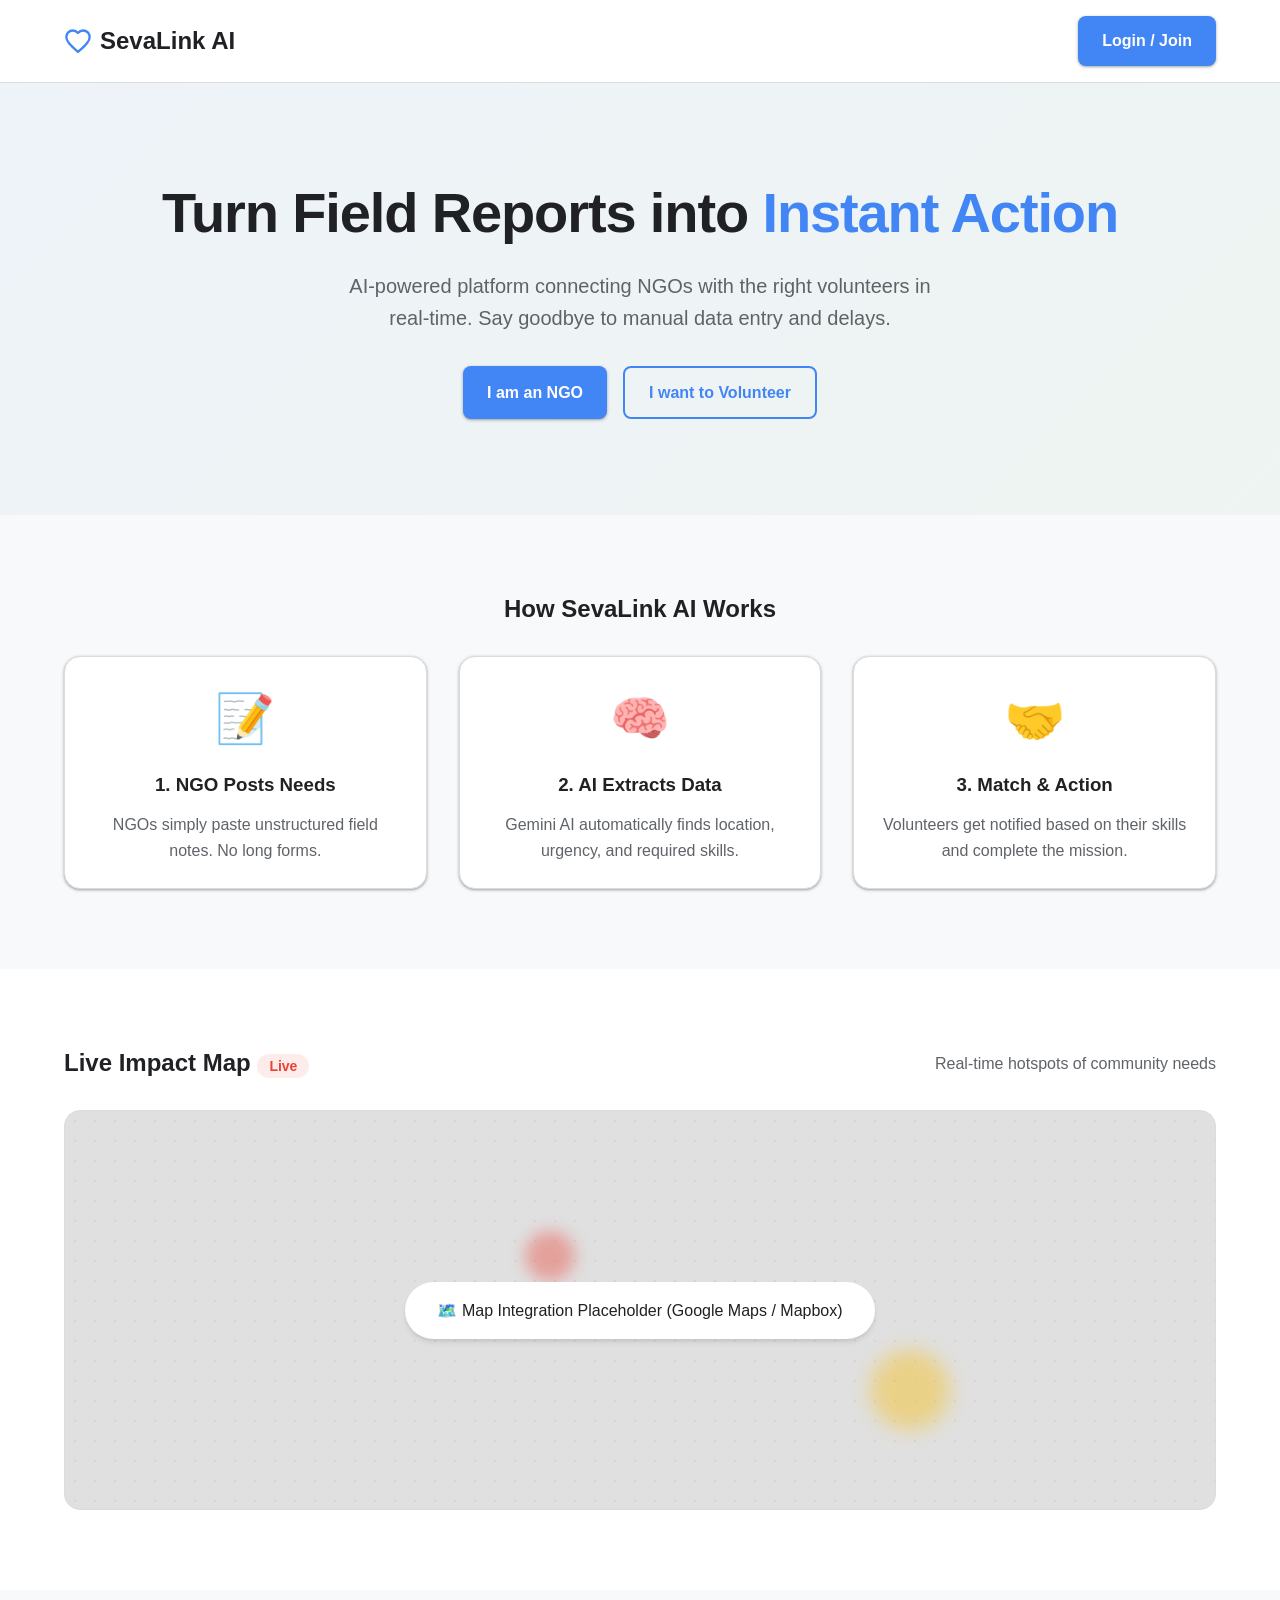
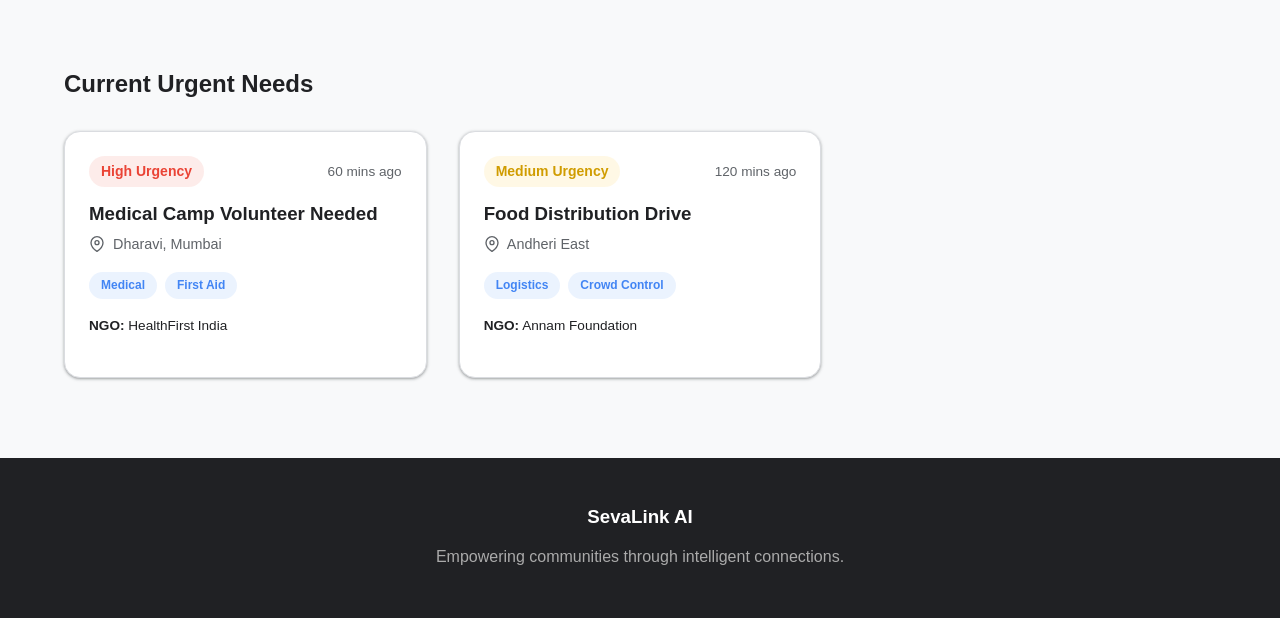
<file: index.html>
<!DOCTYPE html>
<html lang="en">
<head>
  <meta charset="UTF-8">
  <meta name="viewport" content="width=device-width, initial-scale=1.0">
  <title>SevaLink AI - Bridging NGOs and Volunteers</title>
  <link rel="stylesheet" href="style.css">
</head>
<body>

  <!-- Navbar -->
  <nav class="navbar">
    <div class="container flex justify-between items-center">
      <div class="nav-brand">
        <svg width="28" height="28" viewBox="0 0 24 24" fill="none" stroke="var(--primary-blue)" stroke-width="2" stroke-linecap="round" stroke-linejoin="round">
          <path d="M12 21.35l-1.45-1.32C5.4 15.36 2 12.28 2 8.5 2 5.42 4.42 3 7.5 3c1.74 0 3.41.81 4.5 2.09C13.09 3.81 14.76 3 16.5 3 19.58 3 22 5.42 22 8.5c0 3.78-3.4 6.86-8.55 11.54L12 21.35z"></path>
        </svg>
        SevaLink AI
      </div>
      <div>
        <a href="login.html" class="btn btn-primary">Login / Join</a>
      </div>
    </div>
  </nav>

  <!-- Hero Section -->
  <section class="hero animate-fade-in">
    <div class="container">
      <h1>Turn Field Reports into <span class="text-primary">Instant Action</span></h1>
      <p>AI-powered platform connecting NGOs with the right volunteers in real-time. Say goodbye to manual data entry and delays.</p>
      <div class="flex justify-center gap-2">
        <a href="login.html" class="btn btn-primary">I am an NGO</a>
        <a href="login.html" class="btn btn-outline">I want to Volunteer</a>
      </div>
    </div>
  </section>

  <!-- How it Works -->
  <section class="section">
    <div class="container">
      <h2 class="text-center mb-4">How SevaLink AI Works</h2>
      <div class="grid grid-cols-3 md:grid-cols-1 gap-4 text-center">
        <div class="card">
          <div style="font-size: 3rem; margin-bottom: 1rem;">📝</div>
          <h3>1. NGO Posts Needs</h3>
          <p class="text-secondary mt-2">NGOs simply paste unstructured field notes. No long forms.</p>
        </div>
        <div class="card">
          <div style="font-size: 3rem; margin-bottom: 1rem;">🧠</div>
          <h3>2. AI Extracts Data</h3>
          <p class="text-secondary mt-2">Gemini AI automatically finds location, urgency, and required skills.</p>
        </div>
        <div class="card">
          <div style="font-size: 3rem; margin-bottom: 1rem;">🤝</div>
          <h3>3. Match & Action</h3>
          <p class="text-secondary mt-2">Volunteers get notified based on their skills and complete the mission.</p>
        </div>
      </div>
    </div>
  </section>

  <!-- Live Impact Map Placeholder -->
  <section class="section" style="background: var(--surface-color)">
    <div class="container">
      <div class="flex justify-between items-center mb-4 md:flex-col md:items-start gap-2">
        <h2>Live Impact Map <span class="badge badge-red ml-2 animate-pulse">Live</span></h2>
        <p class="text-secondary">Real-time hotspots of community needs</p>
      </div>
      <div style="width: 100%; height: 400px; background: #e0e0e0; border-radius: var(--radius-lg); display: flex; align-items: center; justify-content: center; position: relative; overflow: hidden; border: 1px solid var(--border-color);">
        <!-- Mock Map Background -->
        <div style="position: absolute; inset: 0; background-image: radial-gradient(#d5d5d5 1px, transparent 1px); background-size: 20px 20px;"></div>
        <div style="position: relative; z-index: 1; text-align: center; background: white; padding: 1rem 2rem; border-radius: var(--radius-full); box-shadow: var(--shadow-md);">
          🗺️ Map Integration Placeholder (Google Maps / Mapbox)
        </div>
        
        <!-- Mock Heatmap points -->
        <div style="position: absolute; top: 30%; left: 40%; width: 50px; height: 50px; background: rgba(234, 67, 53, 0.4); border-radius: 50%; filter: blur(8px);"></div>
        <div style="position: absolute; top: 60%; left: 70%; width: 80px; height: 80px; background: rgba(251, 188, 5, 0.4); border-radius: 50%; filter: blur(10px);"></div>
      </div>
    </div>
  </section>

  <!-- Dynamic Requirement Feed -->
  <section class="section">
    <div class="container">
      <h2 class="mb-4">Current Urgent Needs</h2>
      <div id="landing-tasks-container" class="grid grid-cols-3 md:grid-cols-1 gap-4">
        <!-- Cards injected by app.js -->
      </div>
    </div>
  </section>

  <footer style="background: var(--text-primary); color: white; padding: 3rem 0; text-align: center;">
    <div class="container">
      <h3 style="color: white; margin-bottom: 1rem;">SevaLink AI</h3>
      <p style="color: #aaa;">Empowering communities through intelligent connections.</p>
    </div>
  </footer>

  <script src="app.js"></script>
  <script>
    // Render functions specific to Landing Page
    function renderLandingCards() {
      const container = document.getElementById('landing-tasks-container');
      const tasks = getTasks();
      
      if (tasks.length === 0) {
        container.innerHTML = '<p class="text-secondary" style="grid-column: 1 / -1; text-align: center; padding: 3rem; background: var(--surface-color); border-radius: var(--radius-lg);">No urgent needs right now. Amazing!</p>';
        return;
      }

      container.innerHTML = tasks.map(task => generateCardHTML(task, false, false)).join('');
    }

    // Initialize
    document.addEventListener('DOMContentLoaded', renderLandingCards);
  </script>
</body>
</html>
</file>
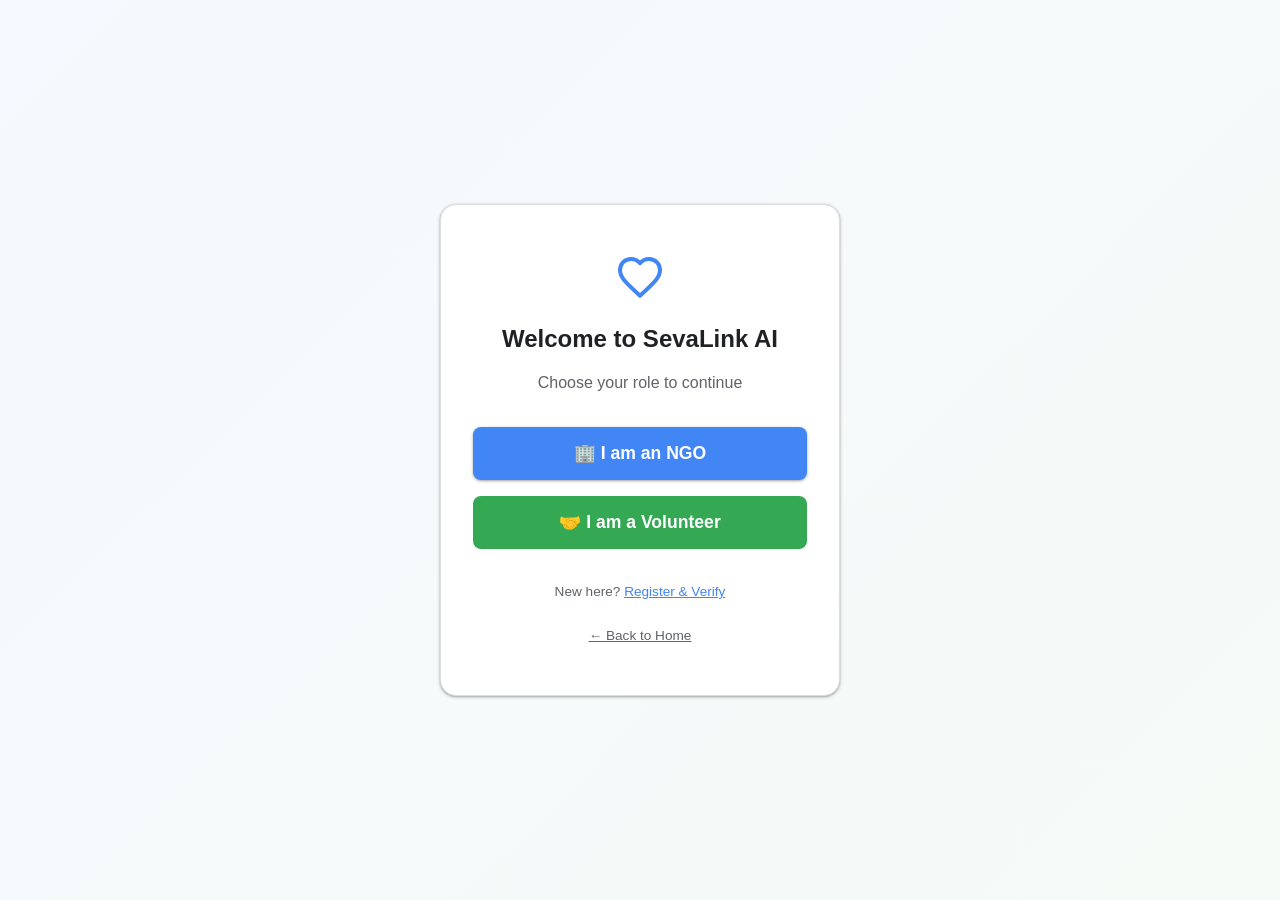
<file: login.html>
<!DOCTYPE html>
<html lang="en">
<head>
  <meta charset="UTF-8">
  <meta name="viewport" content="width=device-width, initial-scale=1.0">
  <title>Login - SevaLink AI</title>
  <link rel="stylesheet" href="style.css">
</head>
<body style="display: flex; align-items: center; justify-content: center; min-height: 100vh; background: linear-gradient(135deg, rgba(66, 133, 244, 0.05) 0%, rgba(52, 168, 83, 0.05) 100%);">

  <div class="card animate-slide-up" style="max-width: 400px; width: 100%; text-align: center; padding: 3rem 2rem;">
    <div style="margin-bottom: 2rem;">
      <svg width="48" height="48" viewBox="0 0 24 24" fill="none" stroke="var(--primary-blue)" stroke-width="2" stroke-linecap="round" stroke-linejoin="round" style="margin: 0 auto 1rem;">
        <path d="M12 21.35l-1.45-1.32C5.4 15.36 2 12.28 2 8.5 2 5.42 4.42 3 7.5 3c1.74 0 3.41.81 4.5 2.09C13.09 3.81 14.76 3 16.5 3 19.58 3 22 5.42 22 8.5c0 3.78-3.4 6.86-8.55 11.54L12 21.35z"></path>
      </svg>
      <h2>Welcome to SevaLink AI</h2>
      <p class="text-secondary mt-2">Choose your role to continue</p>
    </div>

    <div class="flex flex-col gap-2">
      <button class="btn btn-primary" onclick="loginAs('ngo')" style="padding: 1rem; font-size: 1.1rem;">
        🏢 I am an NGO
      </button>
      <button class="btn btn-success" onclick="loginAs('volunteer')" style="padding: 1rem; font-size: 1.1rem;">
        🤝 I am a Volunteer
      </button>
    </div>
    
    <div class="mt-4 text-secondary" style="font-size: 0.85rem;">
      New here? <a href="register.html" style="text-decoration: underline; color: var(--primary-blue);">Register & Verify</a><br><br>
      <a href="index.html" style="text-decoration: underline;">&larr; Back to Home</a>
    </div>
  </div>

  <script src="app.js"></script>
  <script>
    function loginAs(role) {
      const user = getUser();
      user.role = role;
      saveUser(user);
      
      if (role === 'ngo') {
        window.location.href = 'ngo-dashboard.html';
      } else {
        window.location.href = 'volunteer-dashboard.html';
      }
    }
  </script>
</body>
</html>
</file>
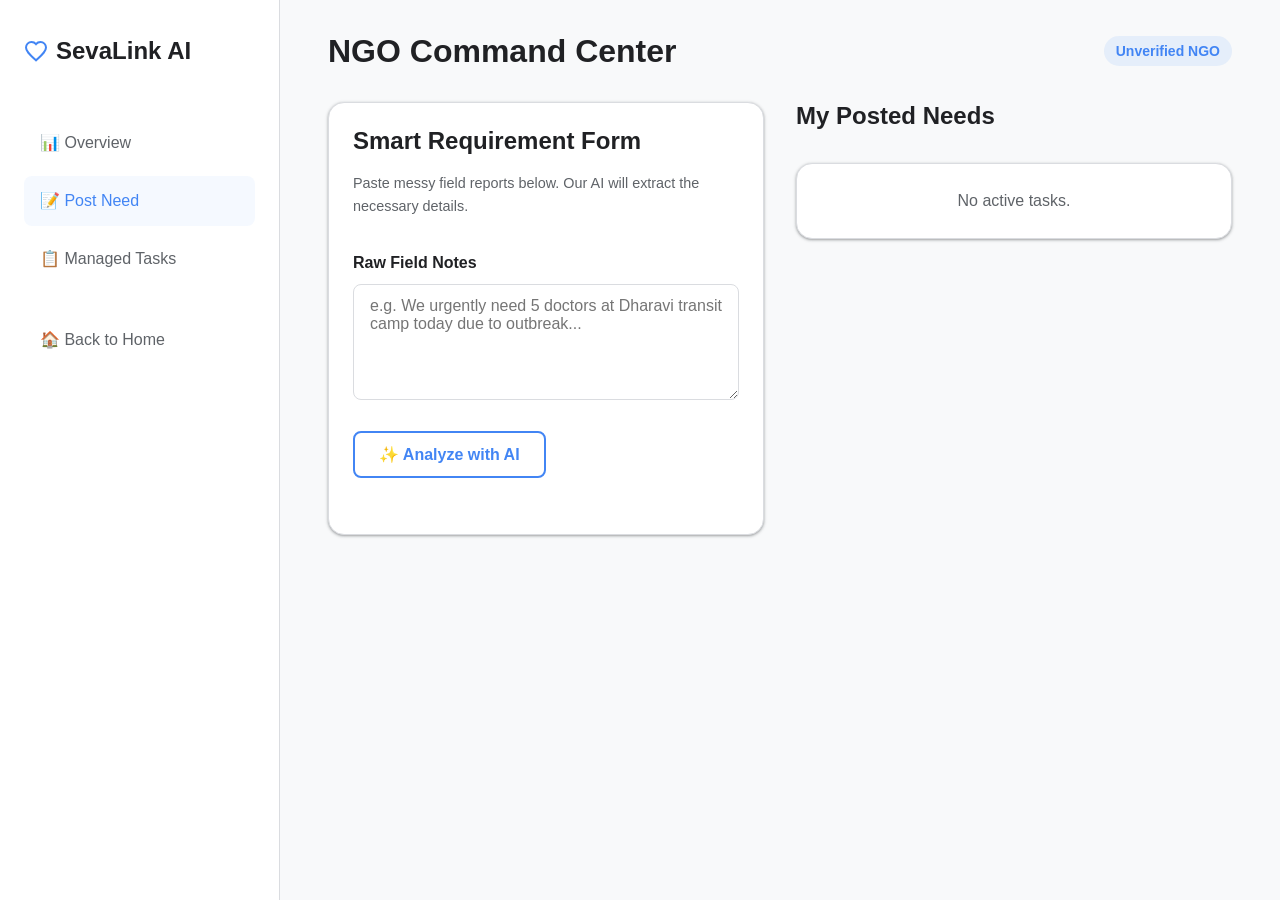
<file: ngo-dashboard.html>
<!DOCTYPE html>
<html lang="en">
<head>
  <meta charset="UTF-8">
  <meta name="viewport" content="width=device-width, initial-scale=1.0">
  <title>NGO Dashboard - SevaLink AI</title>
  <link rel="stylesheet" href="style.css">
</head>
<body>

  <div class="dashboard-layout">
    <!-- Sidebar -->
    <aside class="sidebar">
      <div class="nav-brand mb-4" style="margin-bottom: 3rem;">
        <svg width="24" height="24" viewBox="0 0 24 24" fill="none" stroke="var(--primary-blue)" stroke-width="2"><path d="M12 21.35l-1.45-1.32C5.4 15.36 2 12.28 2 8.5 2 5.42 4.42 3 7.5 3c1.74 0 3.41.81 4.5 2.09C13.09 3.81 14.76 3 16.5 3 19.58 3 22 5.42 22 8.5c0 3.78-3.4 6.86-8.55 11.54L12 21.35z"></path></svg>
        SevaLink AI
      </div>
      <nav>
        <div class="nav-item">📊 Overview</div>
        <div class="nav-item active">📝 Post Need</div>
        <div class="nav-item">📋 Managed Tasks</div>
        <a href="index.html" class="nav-item" style="margin-top: 2rem;">🏠 Back to Home</a>
      </nav>
    </aside>

    <!-- Main Content -->
    <main class="main-content">
      <div class="flex justify-between items-center mb-4">
        <h1>NGO Command Center</h1>
        <span class="badge badge-blue" id="ngo-name-badge">Loading...</span>
      </div>

      <div class="grid grid-cols-2 md:grid-cols-1 gap-4">
        
        <!-- Post Need Section -->
        <div class="card animate-fade-in">
          <h2 class="mb-2">Smart Requirement Form</h2>
          <p class="text-secondary mb-4" style="font-size: 0.9rem;">Paste messy field reports below. Our AI will extract the necessary details.</p>
          
          <div class="form-group">
            <label class="form-label">Raw Field Notes</label>
            <textarea id="raw-notes" class="form-control" rows="5" placeholder="e.g. We urgently need 5 doctors at Dharavi transit camp today due to outbreak..."></textarea>
          </div>

          <div class="flex gap-2 mb-4">
            <button class="btn btn-outline" onclick="analyzeAI()">✨ Analyze with AI</button>
          </div>

          <div id="ai-results" style="display: none; background: rgba(66,133,244,0.05); padding: 1rem; border-radius: var(--radius-md); border: 1px dashed var(--primary-blue);" class="mb-4 animate-slide-up">
            <h4 class="mb-2 text-primary">AI Extraction Results:</h4>
            <div class="flex gap-2 flex-wrap mb-2">
              <span class="badge badge-red" id="ext-urgency">Urgency: High</span>
              <span class="badge badge-blue" id="ext-location">Location: Dharavi</span>
              <span class="badge badge-green" id="ext-skills">Skills: Medical</span>
            </div>
            <div class="form-group mt-2">
              <label class="form-label" style="font-size: 0.85rem">Extracted Title</label>
              <input type="text" id="ext-title" class="form-control" value="Medical assistance required at Dharavi">
            </div>
            <button class="btn btn-primary w-full" onclick="publishTask()" style="width: 100%">Publish to Landing Page</button>
          </div>
        </div>

        <!-- Managed Tasks Section -->
        <div class="animate-fade-in delay-100">
          <h2 class="mb-4">My Posted Needs</h2>
          <div id="ngo-tasks-container" class="flex flex-col gap-2">
            <!-- NGO Tasks injected here -->
          </div>
        </div>

      </div>
    </main>
  </div>

  <script src="app.js"></script>
  <script>
    // --- Mock AI Logic ---
    let currentExtractedData = null;

    function analyzeAI() {
      const text = document.getElementById('raw-notes').value;
      if (!text.trim()) {
        alert("Please paste some text first.");
        return;
      }
      
      const btn = document.querySelector('button[onclick="analyzeAI()"]');
      btn.innerHTML = 'Analyzing...';
      btn.disabled = true;

      // Simulate AI Delay
      setTimeout(() => {
        // Mock extraction logic based on keywords
        const lowerText = text.toLowerCase();
        let urgency = 'Medium';
        let skills = ['General'];
        let location = 'Local Area';

        if (lowerText.includes('urgent') || lowerText.includes('critical')) urgency = 'High';
        if (lowerText.includes('doctor') || lowerText.includes('medical')) skills = ['Medical', 'First Aid'];
        if (lowerText.includes('dharavi')) location = 'Dharavi, Mumbai';
        if (lowerText.includes('food')) skills = ['Logistics', 'Distribution'];

        currentExtractedData = {
          title: `Assistance required at ${location}`,
          category: skills[0],
          location: location,
          urgency: urgency,
          skills: skills,
          ngoName: 'My NGO Admin'
        };

        // Update UI
        document.getElementById('ext-urgency').textContent = `Urgency: ${urgency}`;
        document.getElementById('ext-urgency').className = `badge ${getUrgencyBadgeClass(urgency)}`;
        document.getElementById('ext-location').textContent = `Location: ${location}`;
        document.getElementById('ext-skills').textContent = `Skills: ${skills.join(', ')}`;
        document.getElementById('ext-title').value = currentExtractedData.title;
        
        document.getElementById('ai-results').style.display = 'block';
        btn.innerHTML = '✨ Analyze with AI';
        btn.disabled = false;
        
        showToast("AI Extraction Complete!");
      }, 1500);
    }

    function publishTask() {
      if (!currentExtractedData) return;
      
      // Allow overriding title
      currentExtractedData.title = document.getElementById('ext-title').value;
      
      addTask(currentExtractedData);
      
      // Reset form
      document.getElementById('raw-notes').value = '';
      document.getElementById('ai-results').style.display = 'none';
      currentExtractedData = null;
      
      showToast("Task Published Successfully!");
      renderNGOTasks();
    }

    function removeNGOTask(taskId) {
      deleteTask(taskId);
      renderNGOTasks();
      showToast("Task Removed.");
    }

    function renderNGOTasks() {
      const container = document.getElementById('ngo-tasks-container');
      const user = getUser();
      const currentNgoName = user.ngoProfile ? user.ngoProfile.name : 'Unverified NGO';
      
      // Filter tasks to only show this NGO's tasks
      const tasks = getTasks().filter(t => t.ngoName === currentNgoName); 
      
      if (tasks.length === 0) {
        container.innerHTML = '<div class="card text-center text-secondary">No active tasks.</div>';
        return;
      }
      container.innerHTML = tasks.map(task => generateCardHTML(task, false, true)).join('');
    }

    document.addEventListener('DOMContentLoaded', () => {
      const user = getUser();
      document.getElementById('ngo-name-badge').textContent = user.ngoProfile ? user.ngoProfile.name : 'Unverified NGO';
      renderNGOTasks();
    });
  </script>
</body>
</html>
</file>
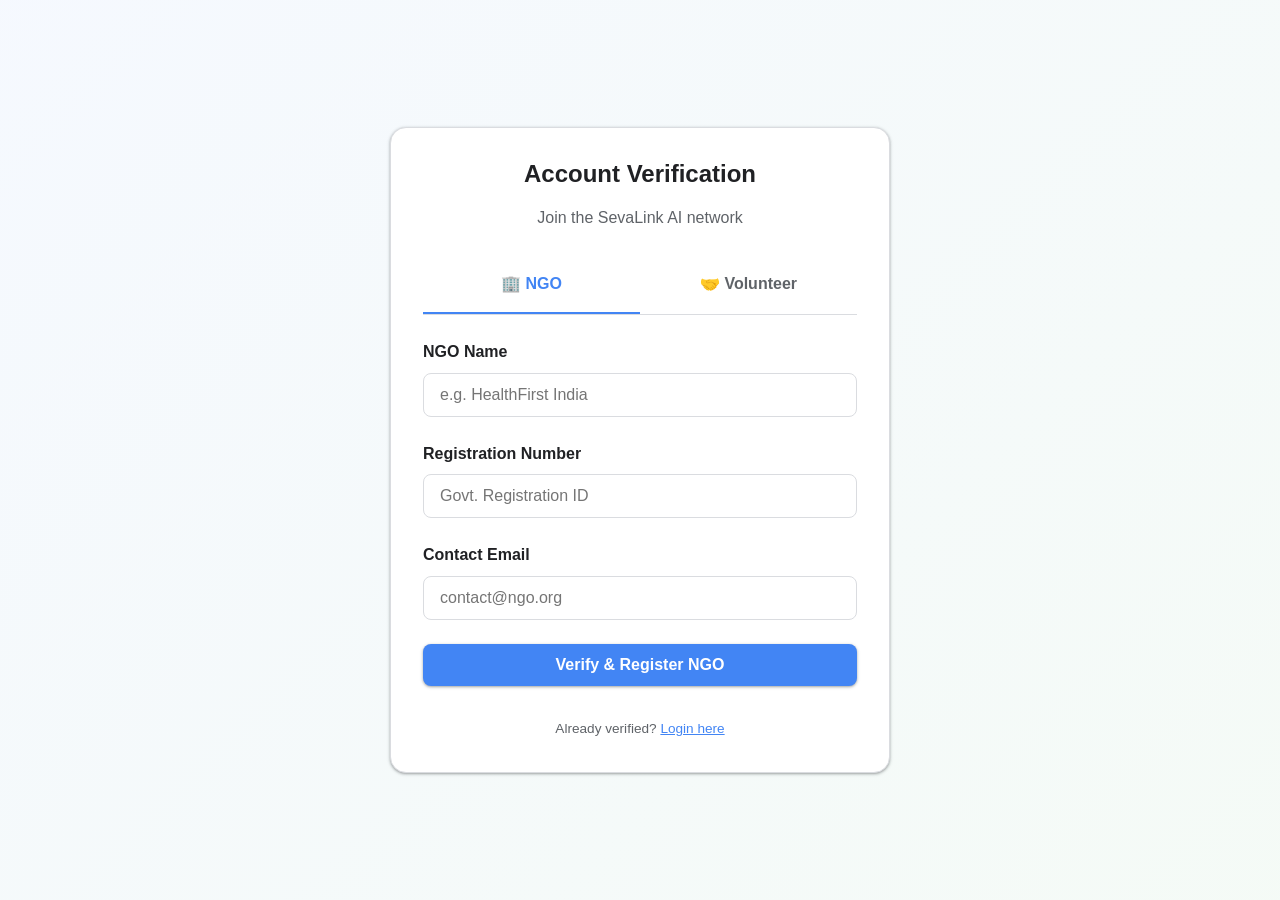
<file: register.html>
<!DOCTYPE html>
<html lang="en">
<head>
  <meta charset="UTF-8">
  <meta name="viewport" content="width=device-width, initial-scale=1.0">
  <title>Verify & Register - SevaLink AI</title>
  <link rel="stylesheet" href="style.css">
  <style>
    .tabs { display: flex; border-bottom: 1px solid var(--border-color); margin-bottom: 1.5rem; }
    .tab { padding: 1rem; cursor: pointer; flex: 1; text-align: center; font-weight: 600; color: var(--text-secondary); transition: var(--transition); border-bottom: 2px solid transparent; }
    .tab.active { color: var(--primary-blue); border-bottom-color: var(--primary-blue); }
    .tab-content { display: none; }
    .tab-content.active { display: block; animation: fadeIn 0.3s ease-out; }
  </style>
</head>
<body style="display: flex; align-items: center; justify-content: center; min-height: 100vh; background: linear-gradient(135deg, rgba(66, 133, 244, 0.05) 0%, rgba(52, 168, 83, 0.05) 100%);">

  <div class="card animate-slide-up" style="max-width: 500px; width: 100%; padding: 2rem;">
    <div style="text-align: center; margin-bottom: 1.5rem;">
      <h2>Account Verification</h2>
      <p class="text-secondary mt-2">Join the SevaLink AI network</p>
    </div>

    <div class="tabs">
      <div class="tab active" onclick="switchTab('ngo')">🏢 NGO</div>
      <div class="tab" onclick="switchTab('volunteer')">🤝 Volunteer</div>
    </div>

    <!-- NGO Verification Form -->
    <div id="ngo-form" class="tab-content active">
      <div class="form-group">
        <label class="form-label">NGO Name</label>
        <input type="text" id="ngo-name" class="form-control" placeholder="e.g. HealthFirst India" required>
      </div>
      <div class="form-group">
        <label class="form-label">Registration Number</label>
        <input type="text" id="ngo-reg" class="form-control" placeholder="Govt. Registration ID" required>
      </div>
      <div class="form-group">
        <label class="form-label">Contact Email</label>
        <input type="email" id="ngo-email" class="form-control" placeholder="contact@ngo.org" required>
      </div>
      <button class="btn btn-primary w-full" style="width: 100%" onclick="submitNGORegistration()">Verify & Register NGO</button>
    </div>

    <!-- Volunteer Verification Form -->
    <div id="volunteer-form" class="tab-content">
      <div class="form-group">
        <label class="form-label">Full Name</label>
        <input type="text" id="vol-name" class="form-control" placeholder="Your Name" required>
      </div>
      <div class="form-group">
        <label class="form-label">Contact Email</label>
        <input type="email" id="vol-email" class="form-control" placeholder="you@example.com" required>
      </div>
      <div class="form-group">
        <label class="form-label">Your Core Skills (Comma separated)</label>
        <input type="text" id="vol-skills" class="form-control" placeholder="Medical, Teaching, Logistics..." required>
      </div>
      <button class="btn btn-success w-full" style="width: 100%" onclick="submitVolunteerRegistration()">Verify & Register Volunteer</button>
    </div>
    
    <div class="mt-4 text-center text-secondary" style="font-size: 0.85rem;">
      Already verified? <a href="login.html" style="text-decoration: underline; color: var(--primary-blue);">Login here</a>
    </div>
  </div>

  <script src="app.js"></script>
  <script>
    function switchTab(role) {
      document.querySelectorAll('.tab').forEach(t => t.classList.remove('active'));
      document.querySelectorAll('.tab-content').forEach(c => c.classList.remove('active'));
      
      if (role === 'ngo') {
        document.querySelectorAll('.tab')[0].classList.add('active');
        document.getElementById('ngo-form').classList.add('active');
      } else {
        document.querySelectorAll('.tab')[1].classList.add('active');
        document.getElementById('volunteer-form').classList.add('active');
      }
    }

    function submitNGORegistration() {
      const name = document.getElementById('ngo-name').value;
      const reg = document.getElementById('ngo-reg').value;
      const email = document.getElementById('ngo-email').value;

      if(!name || !reg || !email) {
        alert("Please fill all fields."); return;
      }

      registerNGO({ name, reg, email });
      window.location.href = 'ngo-dashboard.html';
    }

    function submitVolunteerRegistration() {
      const name = document.getElementById('vol-name').value;
      const email = document.getElementById('vol-email').value;
      const skillsInput = document.getElementById('vol-skills').value;

      if(!name || !email || !skillsInput) {
        alert("Please fill all fields."); return;
      }

      const skills = skillsInput.split(',').map(s => s.trim()).filter(s => s);
      registerVolunteer({ name, email, skills });
      window.location.href = 'volunteer-dashboard.html';
    }
  </script>
</body>
</html>
</file>
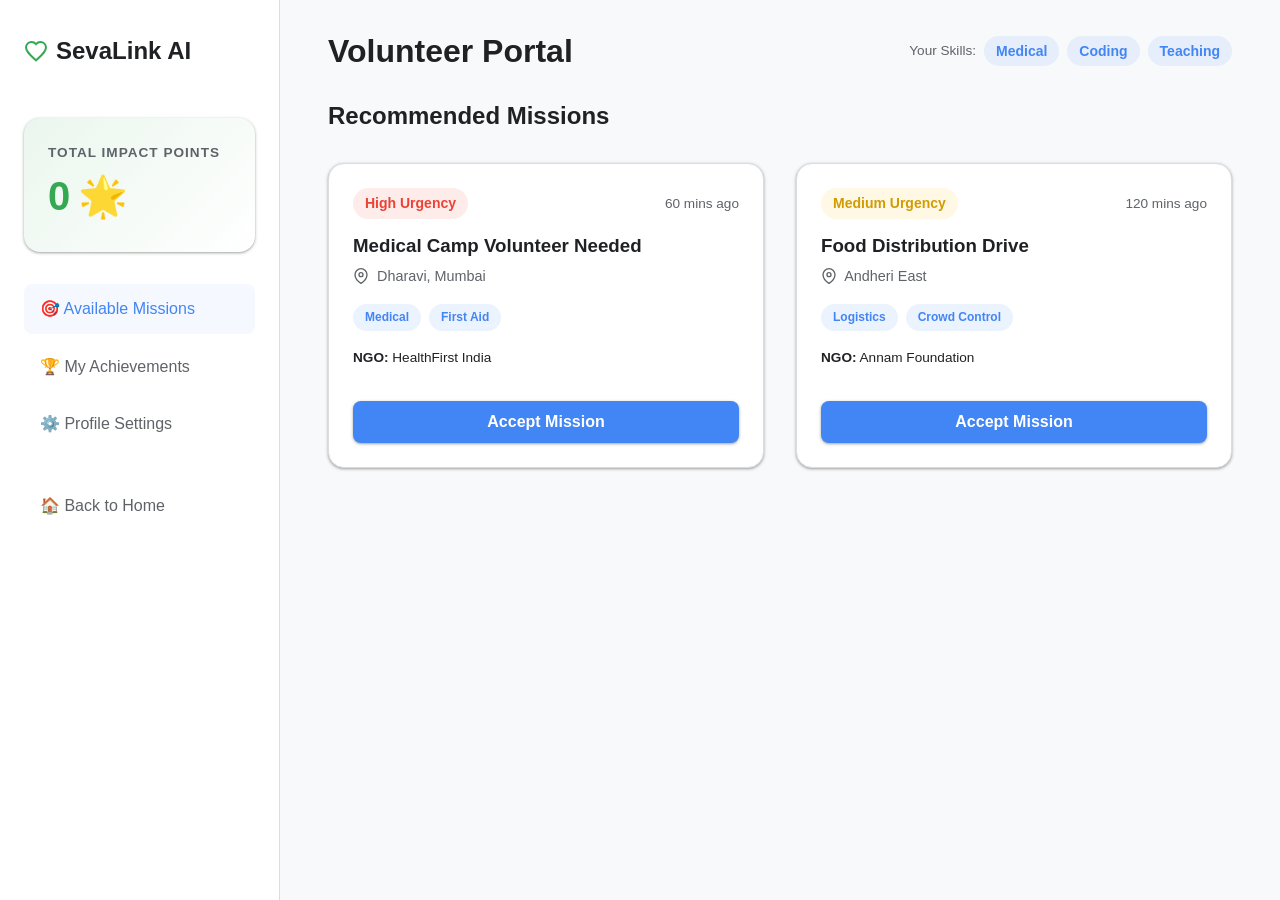
<file: volunteer-dashboard.html>
<!DOCTYPE html>
<html lang="en">
<head>
  <meta charset="UTF-8">
  <meta name="viewport" content="width=device-width, initial-scale=1.0">
  <title>Volunteer Dashboard - SevaLink AI</title>
  <link rel="stylesheet" href="style.css">
</head>
<body>

  <div class="dashboard-layout">
    <!-- Sidebar -->
    <aside class="sidebar">
      <div class="nav-brand mb-4" style="margin-bottom: 3rem;">
        <svg width="24" height="24" viewBox="0 0 24 24" fill="none" stroke="var(--primary-green)" stroke-width="2"><path d="M12 21.35l-1.45-1.32C5.4 15.36 2 12.28 2 8.5 2 5.42 4.42 3 7.5 3c1.74 0 3.41.81 4.5 2.09C13.09 3.81 14.76 3 16.5 3 19.58 3 22 5.42 22 8.5c0 3.78-3.4 6.86-8.55 11.54L12 21.35z"></path></svg>
        SevaLink AI
      </div>
      
      <div class="card mb-4" style="background: linear-gradient(135deg, rgba(52, 168, 83, 0.1), transparent); border: none;">
        <div style="font-size: 0.85rem; color: var(--text-secondary); text-transform: uppercase; font-weight: 700; letter-spacing: 1px;">Total Impact Points</div>
        <div style="font-size: 2.5rem; font-weight: 800; color: var(--primary-green); display: flex; align-items: center; gap: 0.5rem;">
          <span id="impact-points-display">0</span> 🌟
        </div>
      </div>

      <nav>
        <div class="nav-item active">🎯 Available Missions</div>
        <div class="nav-item">🏆 My Achievements</div>
        <div class="nav-item">⚙️ Profile Settings</div>
        <a href="index.html" class="nav-item" style="margin-top: 2rem;">🏠 Back to Home</a>
      </nav>
    </aside>

    <!-- Main Content -->
    <main class="main-content">
      <div class="flex justify-between items-center mb-4">
        <h1 id="volunteer-greeting">Volunteer Portal</h1>
        <div class="flex gap-1 items-center">
          <span style="font-size: 0.85rem; color: var(--text-secondary)">Your Skills:</span>
          <span id="volunteer-skills-container" class="flex gap-1"></span>
        </div>
      </div>

      <div class="animate-fade-in">
        <h2 class="mb-4">Recommended Missions</h2>
        <div id="volunteer-tasks-container" class="grid grid-cols-2 md:grid-cols-1 gap-4">
          <!-- Cards injected here -->
        </div>
      </div>
    </main>
  </div>

  <script src="app.js"></script>
  <script>
    function updateImpactPointsUI() {
      const user = getUser();
      document.getElementById('impact-points-display').textContent = user.impactPoints || 0;
    }

    function renderVolunteerCards() {
      const container = document.getElementById('volunteer-tasks-container');
      const tasks = getTasks();
      
      if (tasks.length === 0) {
        container.innerHTML = '<div class="card text-center text-secondary" style="grid-column: 1 / -1;">No missions available at the moment. You are all caught up!</div>';
        return;
      }
      container.innerHTML = tasks.map(task => generateCardHTML(task, true, false)).join('');
    }

    document.addEventListener('DOMContentLoaded', () => {
      updateImpactPointsUI();
      
      const user = getUser();
      
      // Update Name
      if (user.volunteerProfile && user.volunteerProfile.name) {
        document.getElementById('volunteer-greeting').textContent = `Hello, ${user.volunteerProfile.name.split(' ')[0]}! 👋`;
      }
      
      // Update Skills
      const skillsContainer = document.getElementById('volunteer-skills-container');
      if (user.skills && user.skills.length > 0) {
        skillsContainer.innerHTML = user.skills.map(s => `<span class="badge badge-blue">${s}</span>`).join('');
      } else {
        skillsContainer.innerHTML = `<span class="badge badge-blue">General</span>`;
      }

      renderVolunteerCards();
    });
  </script>
</body>
</html>
</file>
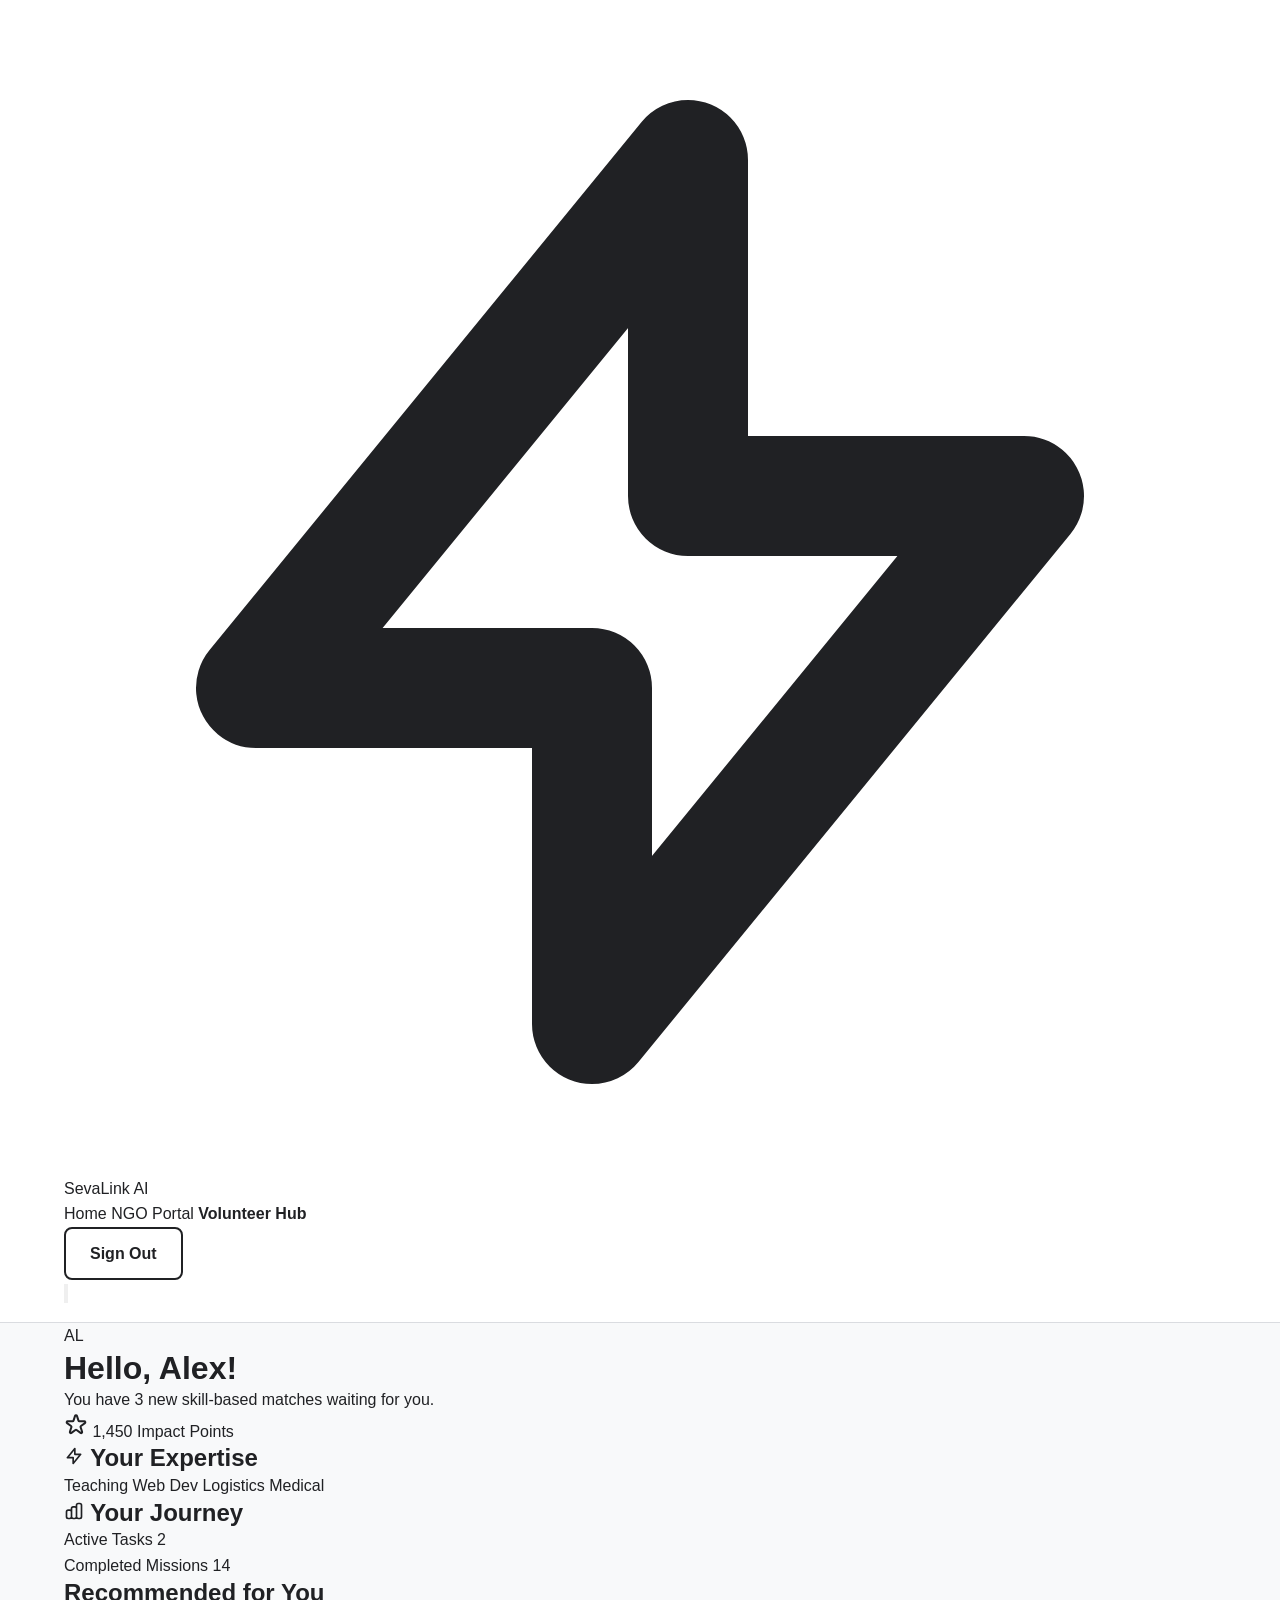
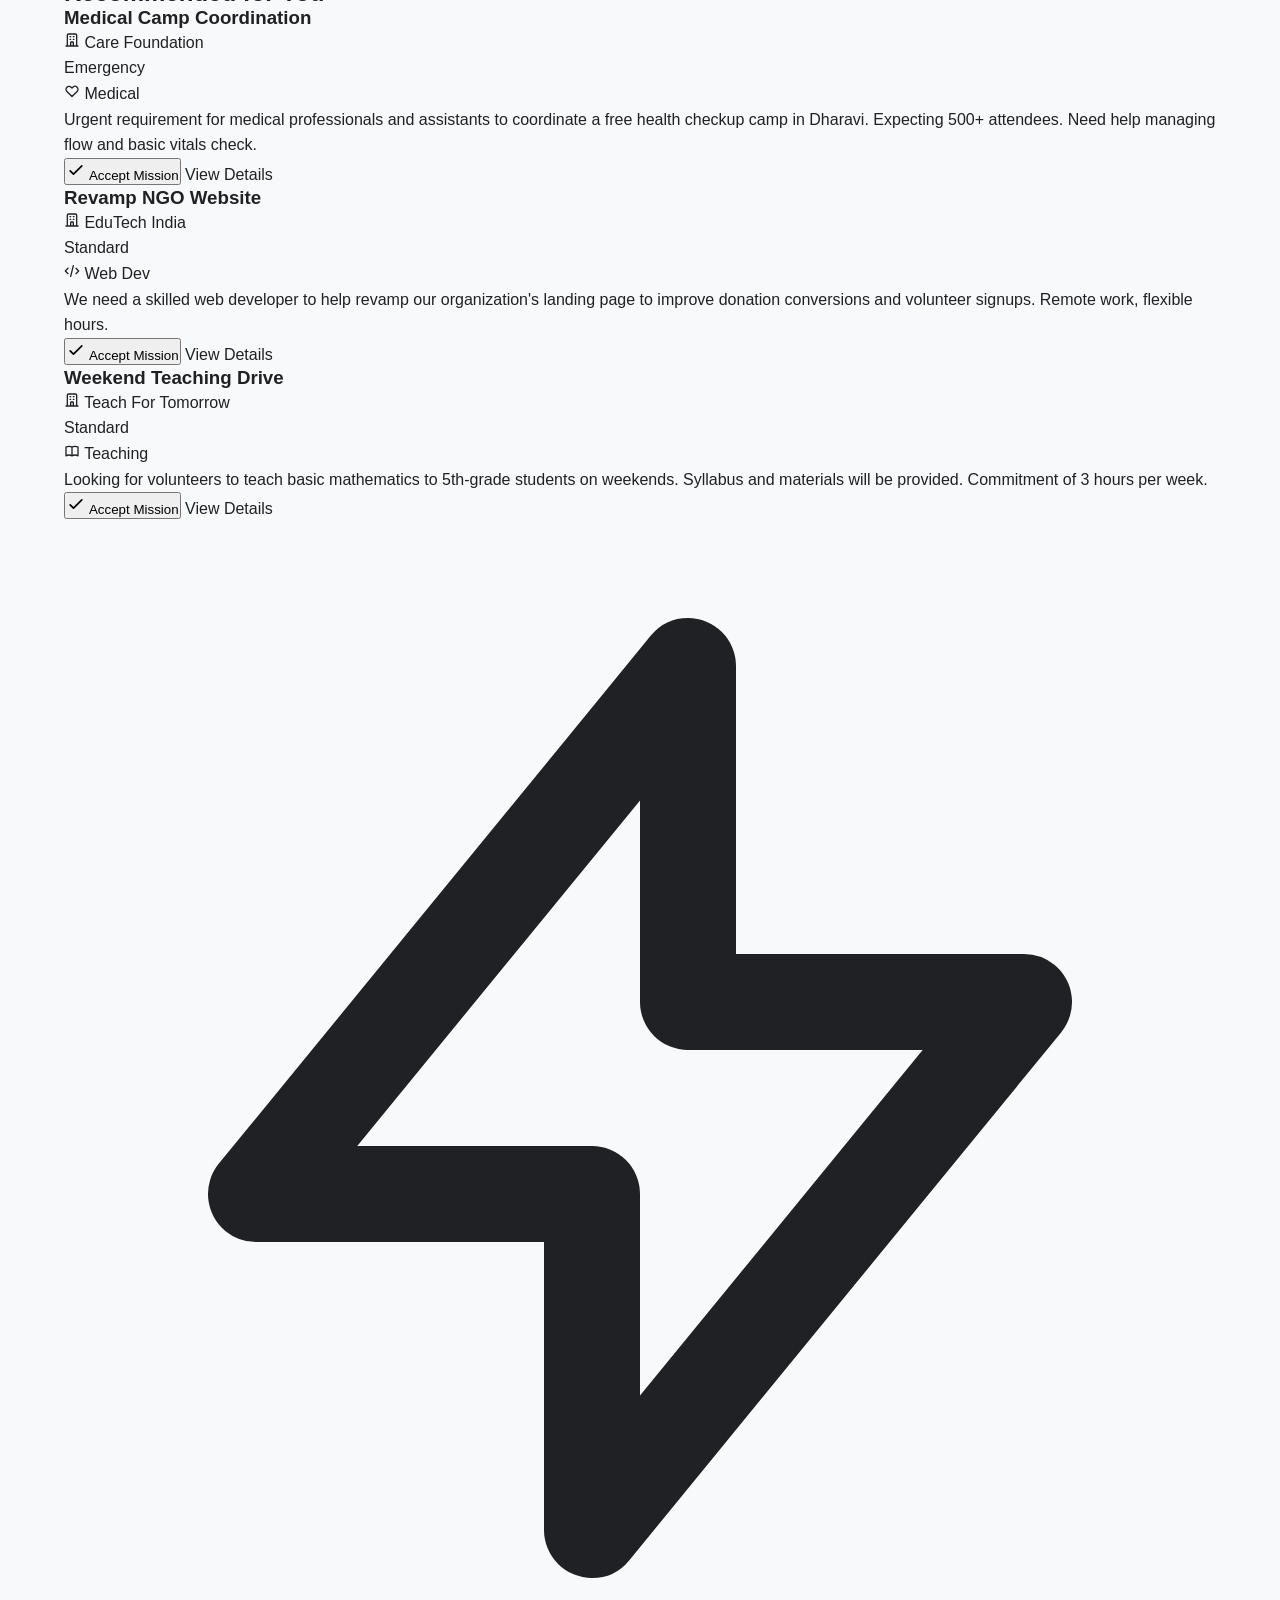
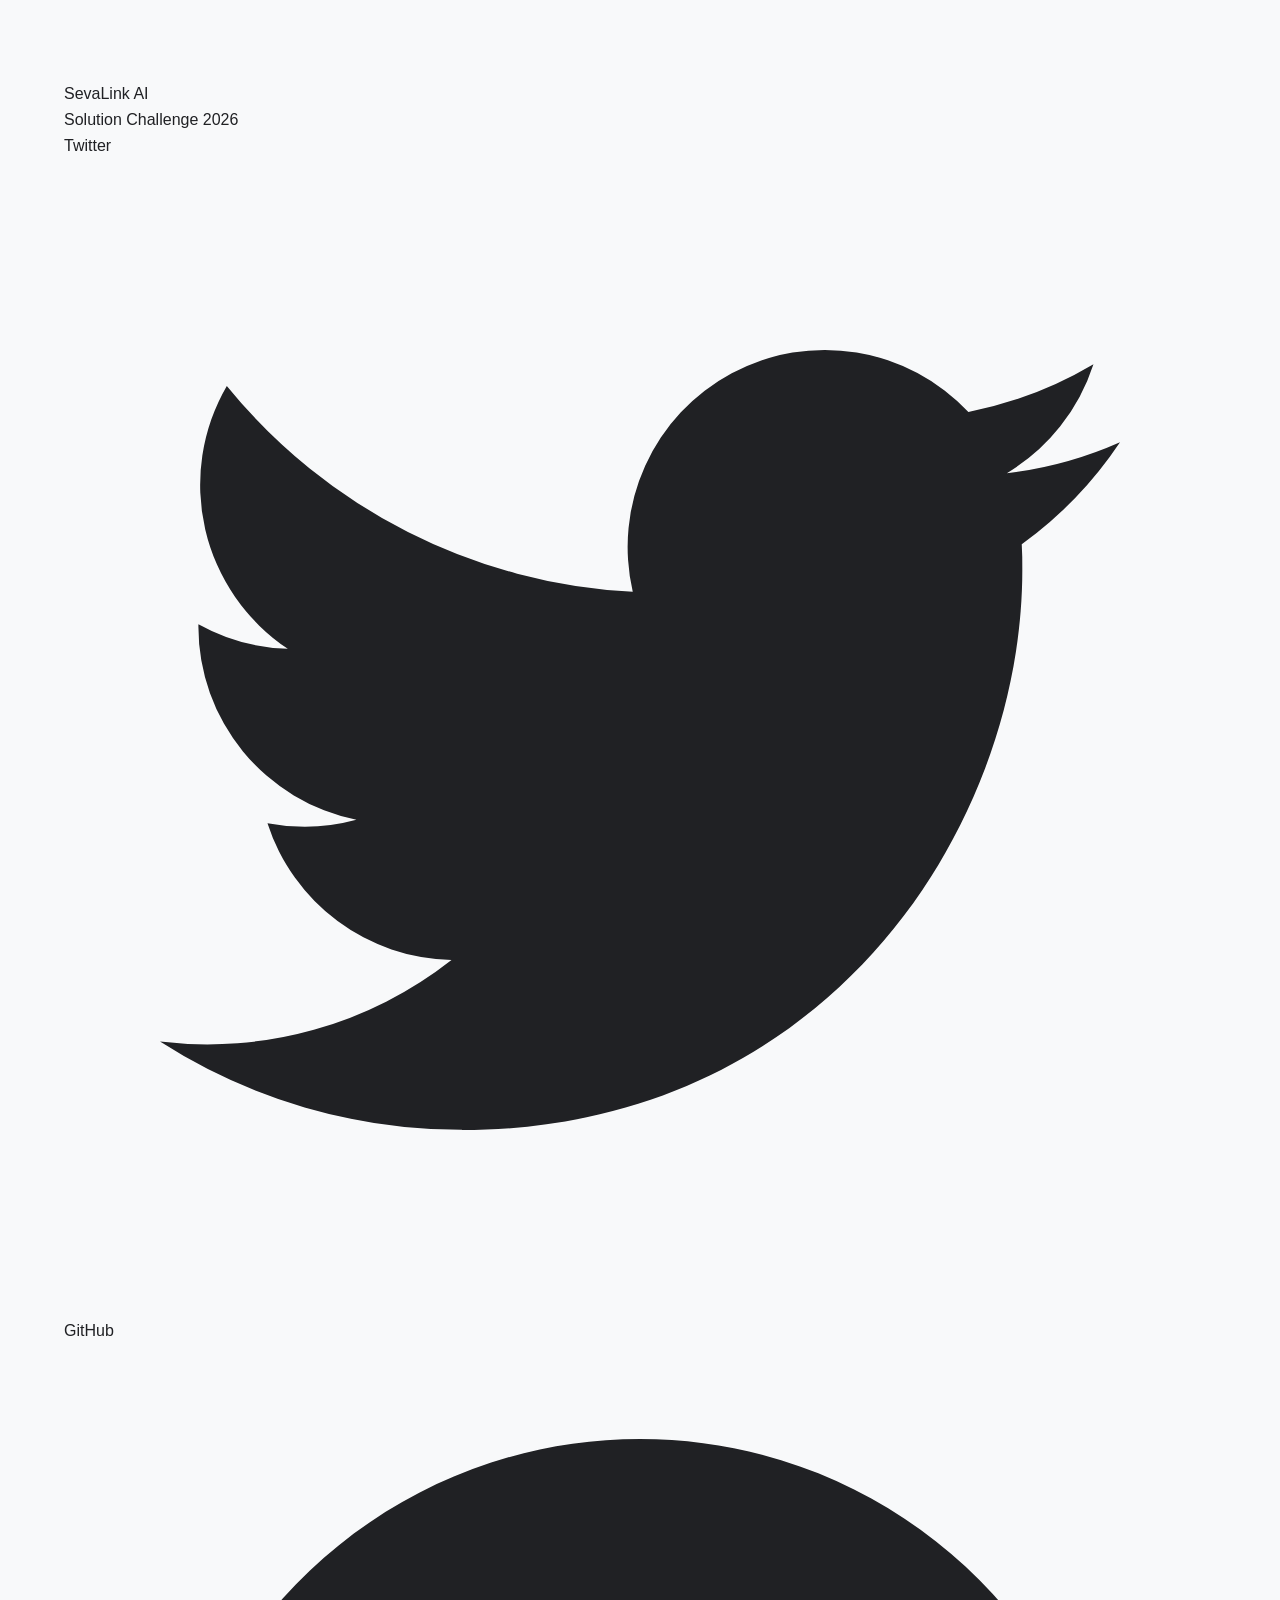
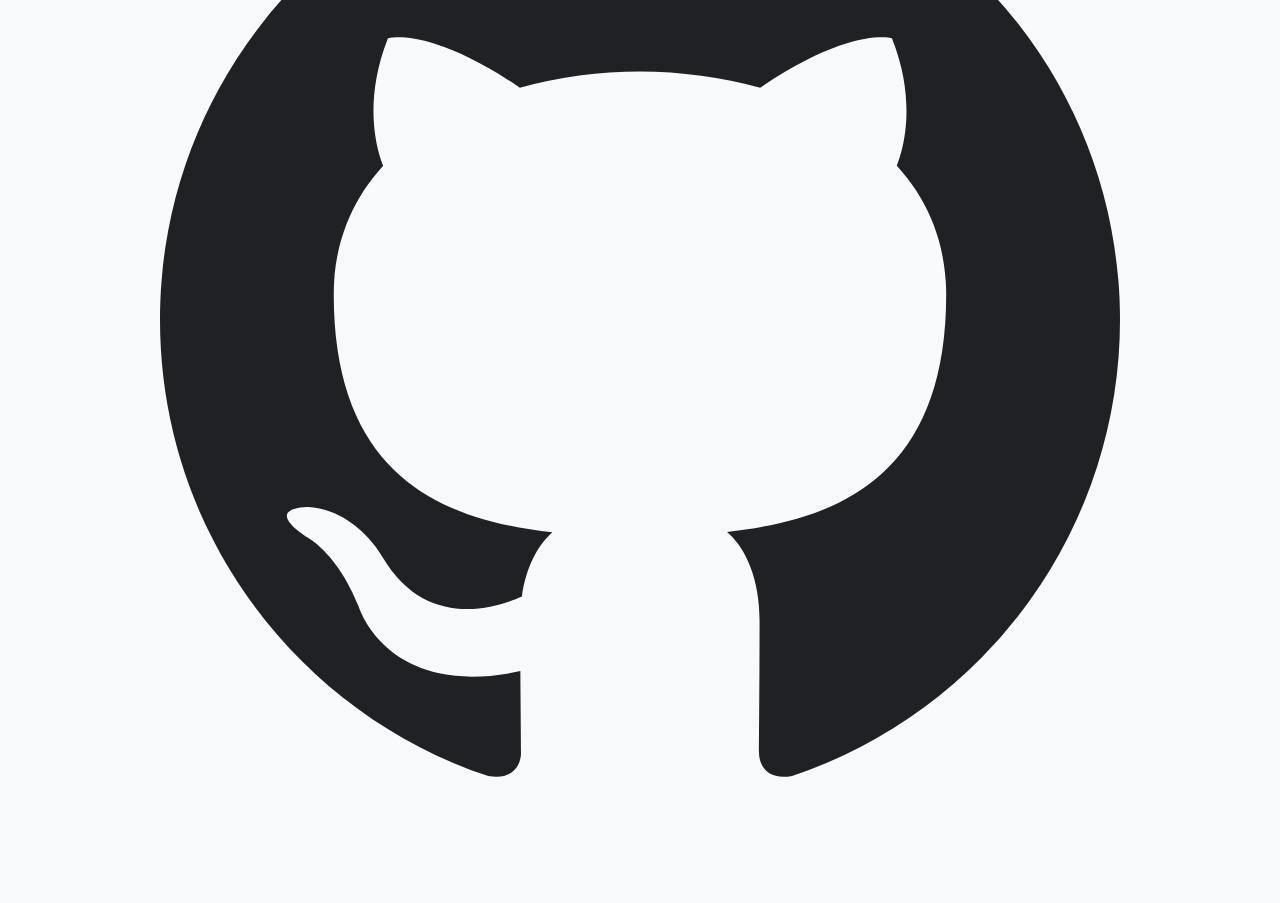
<file: volunteer-hub.html>
<!DOCTYPE html>
<html lang="en">
<head>
    <meta charset="UTF-8">
    <meta name="viewport" content="width=device-width, initial-scale=1.0">
    <title>Volunteer Hub - SevaLink AI</title>
    <link rel="stylesheet" href="style.css">
</head>
<body>

    <!-- Sticky Navbar -->
    <nav class="navbar">
        <div class="container">
            <!-- Logo -->
            <div class="logo">
                <svg fill="none" stroke="currentColor" viewBox="0 0 24 24" xmlns="http://www.w3.org/2000/svg"><path stroke-linecap="round" stroke-linejoin="round" stroke-width="2.5" d="M13 10V3L4 14h7v7l9-11h-7z"></path></svg>
                SevaLink AI
            </div>
            <!-- Navigation Links -->
            <div class="nav-links">
                <a href="index.html">Home</a>
                <a href="ngo-dashboard.html">NGO Portal</a>
                <a href="#" style="color: var(--primary); font-weight: 700;">Volunteer Hub</a>
            </div>
            <!-- Action Button -->
            <div class="nav-actions">
                <a href="#" class="btn btn-outline" style="border-color: var(--gray-200); color: var(--gray-700);">
                    Sign Out
                </a>
            </div>
            <!-- Mobile Menu Button -->
            <button class="mobile-menu-btn">
                <svg fill="none" stroke="currentColor" viewBox="0 0 24 24" xmlns="http://www.w3.org/2000/svg"><path stroke-linecap="round" stroke-linejoin="round" stroke-width="2" d="M4 6h16M4 12h16M4 18h16"></path></svg>
            </button>
        </div>
    </nav>

    <div class="hub-layout">
        <div class="container">
            <!-- Welcome Header -->
            <div class="welcome-header">
                <div class="profile-section">
                    <div class="profile-pic">
                        AL
                    </div>
                    <div class="welcome-text">
                        <h1>Hello, Alex!</h1>
                        <p>You have 3 new skill-based matches waiting for you.</p>
                    </div>
                </div>
                <div class="impact-badge">
                    <svg fill="none" stroke="currentColor" viewBox="0 0 24 24" xmlns="http://www.w3.org/2000/svg" width="24" height="24"><path stroke-linecap="round" stroke-linejoin="round" stroke-width="2" d="M11.049 2.927c.3-.921 1.603-.921 1.902 0l1.519 4.674a1 1 0 00.95.69h4.915c.969 0 1.371 1.24.588 1.81l-3.976 2.888a1 1 0 00-.363 1.118l1.518 4.674c.3.922-.755 1.688-1.538 1.118l-3.976-2.888a1 1 0 00-1.176 0l-3.976 2.888c-.783.57-1.838-.197-1.538-1.118l1.518-4.674a1 1 0 00-.363-1.118l-3.976-2.888c-.784-.57-.38-1.81.588-1.81h4.914a1 1 0 00.951-.69l1.519-4.674z"></path></svg>
                    1,450 Impact Points
                </div>
            </div>

            <div class="hub-grid">
                <!-- Sidebar -->
                <aside class="hub-sidebar">
                    <!-- Skills Section -->
                    <div class="sidebar-section">
                        <h2 class="sidebar-title">
                            <svg fill="none" stroke="currentColor" viewBox="0 0 24 24" xmlns="http://www.w3.org/2000/svg" width="20" height="20"><path stroke-linecap="round" stroke-linejoin="round" stroke-width="2" d="M13 10V3L4 14h7v7l9-11h-7z"></path></svg>
                            Your Expertise
                        </h2>
                        <div class="skills-tags">
                            <span class="skill-tag">Teaching</span>
                            <span class="skill-tag">Web Dev</span>
                            <span class="skill-tag">Logistics</span>
                            <span class="skill-tag">Medical</span>
                        </div>
                    </div>

                    <!-- Progress Tracker -->
                    <div class="sidebar-section">
                        <h2 class="sidebar-title">
                            <svg fill="none" stroke="currentColor" viewBox="0 0 24 24" xmlns="http://www.w3.org/2000/svg" width="20" height="20"><path stroke-linecap="round" stroke-linejoin="round" stroke-width="2" d="M9 19v-6a2 2 0 00-2-2H5a2 2 0 00-2 2v6a2 2 0 002 2h2a2 2 0 002-2zm0 0V9a2 2 0 012-2h2a2 2 0 012 2v10m-6 0a2 2 0 002 2h2a2 2 0 002-2m0 0V5a2 2 0 012-2h2a2 2 0 012 2v14a2 2 0 01-2 2h-2a2 2 0 01-2-2z"></path></svg>
                            Your Journey
                        </h2>
                        <div class="progress-widget">
                            <div class="progress-item">
                                <span class="progress-label">Active Tasks</span>
                                <span class="progress-value" style="color: var(--blue-500); background-color: var(--blue-50);">2</span>
                            </div>
                            <div class="progress-item">
                                <span class="progress-label">Completed Missions</span>
                                <span class="progress-value" style="color: var(--green-500); background-color: var(--green-50);">14</span>
                            </div>
                        </div>
                    </div>
                </aside>

                <!-- Main Feed -->
                <main class="hub-main">
                    <div class="feed-header">
                        <h2 class="feed-title">Recommended for You</h2>
                    </div>

                    <div id="feed-grid" class="feed-grid">
                        <!-- Card 1 (Emergency) -->
                        <div class="mission-card">
                            <div class="card-header">
                                <div class="card-title-wrap">
                                    <h3 class="card-title">Medical Camp Coordination</h3>
                                    <div class="card-ngo">
                                        <svg fill="none" stroke="currentColor" viewBox="0 0 24 24" xmlns="http://www.w3.org/2000/svg" width="16" height="16"><path stroke-linecap="round" stroke-linejoin="round" stroke-width="2" d="M19 21V5a2 2 0 00-2-2H7a2 2 0 00-2 2v16m14 0h2m-2 0h-5m-9 0H3m2 0h5M9 7h1m-1 4h1m4-4h1m-1 4h1m-5 10v-5a1 1 0 011-1h2a1 1 0 011 1v5m-4 0h4"></path></svg>
                                        Care Foundation
                                    </div>
                                </div>
                                <span class="urgency-badge urgency-red">Emergency</span>
                            </div>
                            
                            <div class="card-req-skill">
                                <svg fill="none" stroke="currentColor" viewBox="0 0 24 24" xmlns="http://www.w3.org/2000/svg" width="16" height="16"><path stroke-linecap="round" stroke-linejoin="round" stroke-width="2" d="M4.318 6.318a4.5 4.5 0 000 6.364L12 20.364l7.682-7.682a4.5 4.5 0 00-6.364-6.364L12 7.636l-1.318-1.318a4.5 4.5 0 00-6.364 0z"></path></svg>
                                Medical
                            </div>
                            
                            <p class="card-desc">
                                Urgent requirement for medical professionals and assistants to coordinate a free health checkup camp in Dharavi. Expecting 500+ attendees. Need help managing flow and basic vitals check.
                            </p>
                            
                            <div class="card-actions">
                                <button class="btn-accept">
                                    <svg fill="none" stroke="currentColor" viewBox="0 0 24 24" xmlns="http://www.w3.org/2000/svg" width="20" height="20"><path stroke-linecap="round" stroke-linejoin="round" stroke-width="2" d="M5 13l4 4L19 7"></path></svg>
                                    Accept Mission
                                </button>
                                <a href="#" class="btn-details">View Details</a>
                            </div>
                        </div>

                        <!-- Card 2 (Standard) -->
                        <div class="mission-card">
                            <div class="card-header">
                                <div class="card-title-wrap">
                                    <h3 class="card-title">Revamp NGO Website</h3>
                                    <div class="card-ngo">
                                        <svg fill="none" stroke="currentColor" viewBox="0 0 24 24" xmlns="http://www.w3.org/2000/svg" width="16" height="16"><path stroke-linecap="round" stroke-linejoin="round" stroke-width="2" d="M19 21V5a2 2 0 00-2-2H7a2 2 0 00-2 2v16m14 0h2m-2 0h-5m-9 0H3m2 0h5M9 7h1m-1 4h1m4-4h1m-1 4h1m-5 10v-5a1 1 0 011-1h2a1 1 0 011 1v5m-4 0h4"></path></svg>
                                        EduTech India
                                    </div>
                                </div>
                                <span class="urgency-badge urgency-yellow">Standard</span>
                            </div>
                            
                            <div class="card-req-skill">
                                <svg fill="none" stroke="currentColor" viewBox="0 0 24 24" xmlns="http://www.w3.org/2000/svg" width="16" height="16"><path stroke-linecap="round" stroke-linejoin="round" stroke-width="2" d="M10 20l4-16m4 4l4 4-4 4M6 16l-4-4 4-4"></path></svg>
                                Web Dev
                            </div>
                            
                            <p class="card-desc">
                                We need a skilled web developer to help revamp our organization's landing page to improve donation conversions and volunteer signups. Remote work, flexible hours.
                            </p>
                            
                            <div class="card-actions">
                                <button class="btn-accept">
                                    <svg fill="none" stroke="currentColor" viewBox="0 0 24 24" xmlns="http://www.w3.org/2000/svg" width="20" height="20"><path stroke-linecap="round" stroke-linejoin="round" stroke-width="2" d="M5 13l4 4L19 7"></path></svg>
                                    Accept Mission
                                </button>
                                <a href="#" class="btn-details">View Details</a>
                            </div>
                        </div>

                        <!-- Card 3 (Standard) -->
                        <div class="mission-card">
                            <div class="card-header">
                                <div class="card-title-wrap">
                                    <h3 class="card-title">Weekend Teaching Drive</h3>
                                    <div class="card-ngo">
                                        <svg fill="none" stroke="currentColor" viewBox="0 0 24 24" xmlns="http://www.w3.org/2000/svg" width="16" height="16"><path stroke-linecap="round" stroke-linejoin="round" stroke-width="2" d="M19 21V5a2 2 0 00-2-2H7a2 2 0 00-2 2v16m14 0h2m-2 0h-5m-9 0H3m2 0h5M9 7h1m-1 4h1m4-4h1m-1 4h1m-5 10v-5a1 1 0 011-1h2a1 1 0 011 1v5m-4 0h4"></path></svg>
                                        Teach For Tomorrow
                                    </div>
                                </div>
                                <span class="urgency-badge urgency-yellow">Standard</span>
                            </div>
                            
                            <div class="card-req-skill">
                                <svg fill="none" stroke="currentColor" viewBox="0 0 24 24" xmlns="http://www.w3.org/2000/svg" width="16" height="16"><path stroke-linecap="round" stroke-linejoin="round" stroke-width="2" d="M12 6.253v13m0-13C10.832 5.477 9.246 5 7.5 5S4.168 5.477 3 6.253v13C4.168 18.477 5.754 18 7.5 18s3.332.477 4.5 1.253m0-13C13.168 5.477 14.754 5 16.5 5c1.747 0 3.332.477 4.5 1.253v13C19.832 18.477 18.247 18 16.5 18c-1.746 0-3.332.477-4.5 1.253"></path></svg>
                                Teaching
                            </div>
                            
                            <p class="card-desc">
                                Looking for volunteers to teach basic mathematics to 5th-grade students on weekends. Syllabus and materials will be provided. Commitment of 3 hours per week.
                            </p>
                            
                            <div class="card-actions">
                                <button class="btn-accept">
                                    <svg fill="none" stroke="currentColor" viewBox="0 0 24 24" xmlns="http://www.w3.org/2000/svg" width="20" height="20"><path stroke-linecap="round" stroke-linejoin="round" stroke-width="2" d="M5 13l4 4L19 7"></path></svg>
                                    Accept Mission
                                </button>
                                <a href="#" class="btn-details">View Details</a>
                            </div>
                        </div>
                    </div>
                </main>
            </div>
        </div>
    </div>

    <!-- Footer -->
    <footer class="footer">
        <div class="container">
            <div class="footer-logo">
                <svg fill="none" stroke="currentColor" viewBox="0 0 24 24" xmlns="http://www.w3.org/2000/svg"><path stroke-linecap="round" stroke-linejoin="round" stroke-width="2" d="M13 10V3L4 14h7v7l9-11h-7z"></path></svg>
                SevaLink AI
            </div>
            
            <div class="footer-text">
                Solution Challenge 2026
            </div>

            <div class="footer-social">
                <a href="#" class="twitter">
                    <span class="sr-only">Twitter</span>
                    <svg class="social-icon" fill="currentColor" viewBox="0 0 24 24" aria-hidden="true"><path d="M8.29 20.251c7.547 0 11.675-6.253 11.675-11.675 0-.178 0-.355-.012-.53A8.348 8.348 0 0022 5.92a8.19 8.19 0 01-2.357.646 4.118 4.118 0 001.804-2.27 8.224 8.224 0 01-2.605.996 4.107 4.107 0 00-6.993 3.743 11.65 11.65 0 01-8.457-4.287 4.106 4.106 0 001.27 5.477A4.072 4.072 0 012.8 9.713v.052a4.105 4.105 0 003.292 4.022 4.095 4.095 0 01-1.853.07 4.108 4.108 0 003.834 2.85A8.233 8.233 0 012 18.407a11.616 11.616 0 006.29 1.84"/></svg>
                </a>
                <a href="#" class="github">
                    <span class="sr-only">GitHub</span>
                    <svg class="social-icon" fill="currentColor" viewBox="0 0 24 24" aria-hidden="true"><path fill-rule="evenodd" d="M12 2C6.477 2 2 6.484 2 12.017c0 4.425 2.865 8.18 6.839 9.504.5.092.682-.217.682-.483 0-.237-.008-.868-.013-1.703-2.782.605-3.369-1.343-3.369-1.343-.454-1.158-1.11-1.466-1.11-1.466-.908-.62.069-.608.069-.608 1.003.07 1.531 1.032 1.531 1.032.892 1.53 2.341 1.088 2.91.832.092-.647.35-1.088.636-1.338-2.22-.253-4.555-1.113-4.555-4.951 0-1.093.39-1.988 1.029-2.688-.103-.253-.446-1.272.098-2.65 0 0 .84-.27 2.75 1.026A9.564 9.564 0 0112 6.844c.85.004 1.705.115 2.504.337 1.909-1.296 2.747-1.027 2.747-1.027.546 1.379.202 2.398.1 2.651.64.7 1.028 1.595 1.028 2.688 0 3.848-2.339 4.695-4.566 4.943.359.309.678.92.678 1.855 0 1.338-.012 2.419-.012 2.747 0 .268.18.58.688.482A10.019 10.019 0 0022 12.017C22 6.484 17.522 2 12 2z" clip-rule="evenodd"/></svg>
                </a>
            </div>
        </div>
    </footer>
    <script src="app.js"></script>
</body>
</html>
</file>
<file: style.css>
/* style.css - SevaLink AI Advanced CSS */

:root {
  /* Google-inspired Palette */
  --primary-blue: #4285F4;
  --primary-green: #34A853;
  --primary-red: #EA4335;
  --primary-yellow: #FBBC05;
  
  --bg-color: #F8F9FA;
  --surface-color: #FFFFFF;
  --text-primary: #202124;
  --text-secondary: #5F6368;
  --border-color: #DADCE0;

  --shadow-sm: 0 1px 2px 0 rgba(60,64,67,0.3), 0 1px 3px 1px rgba(60,64,67,0.15);
  --shadow-md: 0 4px 6px -1px rgba(0, 0, 0, 0.1), 0 2px 4px -1px rgba(0, 0, 0, 0.06);
  --shadow-lg: 0 10px 15px -3px rgba(0, 0, 0, 0.1), 0 4px 6px -2px rgba(0, 0, 0, 0.05);
  --shadow-hover: 0 10px 20px rgba(0,0,0,0.19), 0 6px 6px rgba(0,0,0,0.23);

  --radius-sm: 4px;
  --radius-md: 8px;
  --radius-lg: 16px;
  --radius-full: 9999px;

  --transition: all 0.3s cubic-bezier(0.4, 0, 0.2, 1);
  
  --font-family: 'Inter', -apple-system, BlinkMacSystemFont, 'Segoe UI', Roboto, Oxygen, Ubuntu, Cantarell, 'Open Sans', 'Helvetica Neue', sans-serif;
}

/* Reset & Base */
* {
  margin: 0;
  padding: 0;
  box-sizing: border-box;
}

body {
  font-family: var(--font-family);
  background-color: var(--bg-color);
  color: var(--text-primary);
  line-height: 1.6;
  -webkit-font-smoothing: antialiased;
}

a {
  text-decoration: none;
  color: inherit;
}

ul {
  list-style: none;
}

/* Typography */
h1, h2, h3, h4, h5, h6 {
  font-weight: 700;
  line-height: 1.2;
  color: var(--text-primary);
}

.text-center { text-align: center; }
.text-primary { color: var(--primary-blue); }
.text-green { color: var(--primary-green); }
.text-red { color: var(--primary-red); }
.text-secondary { color: var(--text-secondary); }

/* Layout Utilities */
.container {
  width: 100%;
  max-width: 1200px;
  margin: 0 auto;
  padding: 0 1.5rem;
}

.flex { display: flex; }
.flex-col { flex-direction: column; }
.items-center { align-items: center; }
.justify-center { justify-content: center; }
.justify-between { justify-content: space-between; }
.gap-1 { gap: 0.5rem; }
.gap-2 { gap: 1rem; }
.gap-3 { gap: 1.5rem; }
.gap-4 { gap: 2rem; }

.grid { display: grid; }
.grid-cols-1 { grid-template-columns: repeat(1, minmax(0, 1fr)); }
.grid-cols-2 { grid-template-columns: repeat(2, minmax(0, 1fr)); }
.grid-cols-3 { grid-template-columns: repeat(3, minmax(0, 1fr)); }

@media (max-width: 768px) {
  .md\:grid-cols-1 { grid-template-columns: repeat(1, minmax(0, 1fr)); }
  .md\:flex-col { flex-direction: column; }
}

/* Sections & Spacing */
.section { padding: 5rem 0; }
.mt-2 { margin-top: 1rem; }
.mt-4 { margin-top: 2rem; }
.mb-2 { margin-bottom: 1rem; }
.mb-4 { margin-bottom: 2rem; }

/* Components */
/* Buttons */
.btn {
  display: inline-flex;
  align-items: center;
  justify-content: center;
  padding: 0.75rem 1.5rem;
  font-weight: 600;
  border-radius: var(--radius-md);
  border: none;
  cursor: pointer;
  transition: var(--transition);
  font-size: 1rem;
}

.btn-primary {
  background-color: var(--primary-blue);
  color: white;
  box-shadow: var(--shadow-sm);
}

.btn-primary:hover {
  background-color: #3367d6;
  box-shadow: var(--shadow-md);
  transform: translateY(-1px);
}

.btn-outline {
  background-color: transparent;
  color: var(--primary-blue);
  border: 2px solid var(--primary-blue);
}

.btn-outline:hover {
  background-color: rgba(66, 133, 244, 0.05);
}

.btn-success {
  background-color: var(--primary-green);
  color: white;
}
.btn-success:hover {
  background-color: #2b8c45;
}

.btn-danger {
  background-color: var(--primary-red);
  color: white;
}
.btn-danger:hover {
  background-color: #d93025;
}

/* Cards */
.card {
  background: var(--surface-color);
  border-radius: var(--radius-lg);
  padding: 1.5rem;
  box-shadow: var(--shadow-sm);
  border: 1px solid var(--border-color);
  transition: var(--transition);
  display: flex;
  flex-direction: column;
}

.card:hover {
  box-shadow: var(--shadow-hover);
  transform: translateY(-4px);
}

/* Navbar */
.navbar {
  background: rgba(255, 255, 255, 0.95);
  backdrop-filter: blur(10px);
  position: sticky;
  top: 0;
  z-index: 50;
  border-bottom: 1px solid var(--border-color);
  padding: 1rem 0;
}

.nav-brand {
  font-size: 1.5rem;
  font-weight: 800;
  color: var(--text-primary);
  display: flex;
  align-items: center;
  gap: 0.5rem;
}

/* Hero Section */
.hero {
  text-align: center;
  padding: 6rem 1.5rem;
  background: linear-gradient(135deg, rgba(66, 133, 244, 0.05) 0%, rgba(52, 168, 83, 0.05) 100%);
}

.hero h1 {
  font-size: 3.5rem;
  margin-bottom: 1.5rem;
  letter-spacing: -0.02em;
}

.hero p {
  font-size: 1.25rem;
  color: var(--text-secondary);
  max-width: 600px;
  margin: 0 auto 2rem;
}

/* Badges */
.badge {
  display: inline-block;
  padding: 0.25rem 0.75rem;
  border-radius: var(--radius-full);
  font-size: 0.875rem;
  font-weight: 600;
}

.badge-red { background: rgba(234, 67, 53, 0.1); color: var(--primary-red); }
.badge-yellow { background: rgba(251, 188, 5, 0.1); color: #d09c00; }
.badge-green { background: rgba(52, 168, 83, 0.1); color: var(--primary-green); }
.badge-blue { background: rgba(66, 133, 244, 0.1); color: var(--primary-blue); }

/* Forms */
.form-group {
  margin-bottom: 1.5rem;
}

.form-label {
  display: block;
  font-weight: 600;
  margin-bottom: 0.5rem;
  color: var(--text-primary);
}

.form-control {
  width: 100%;
  padding: 0.75rem 1rem;
  border: 1px solid var(--border-color);
  border-radius: var(--radius-md);
  font-size: 1rem;
  font-family: inherit;
  transition: var(--transition);
}

.form-control:focus {
  outline: none;
  border-color: var(--primary-blue);
  box-shadow: 0 0 0 3px rgba(66, 133, 244, 0.2);
}

/* Dashboard Layout */
.dashboard-layout {
  display: flex;
  min-height: 100vh;
}

.sidebar {
  width: 280px;
  background: var(--surface-color);
  border-right: 1px solid var(--border-color);
  padding: 2rem 1.5rem;
  position: fixed;
  height: 100vh;
  overflow-y: auto;
}

.main-content {
  flex: 1;
  margin-left: 280px;
  padding: 2rem 3rem;
  background: var(--bg-color);
}

.nav-item {
  display: flex;
  align-items: center;
  gap: 1rem;
  padding: 0.75rem 1rem;
  border-radius: var(--radius-md);
  color: var(--text-secondary);
  font-weight: 500;
  transition: var(--transition);
  margin-bottom: 0.5rem;
  cursor: pointer;
}

.nav-item:hover, .nav-item.active {
  background: rgba(66, 133, 244, 0.05);
  color: var(--primary-blue);
}

/* Toast Notification */
.toast {
  position: fixed;
  bottom: 2rem;
  right: 2rem;
  background: var(--surface-color);
  border-left: 4px solid var(--primary-green);
  padding: 1rem 1.5rem;
  border-radius: var(--radius-md);
  box-shadow: var(--shadow-lg);
  display: flex;
  align-items: center;
  gap: 1rem;
  transform: translateX(120%);
  transition: transform 0.3s cubic-bezier(0.68, -0.55, 0.265, 1.55);
  z-index: 1000;
}

.toast.show {
  transform: translateX(0);
}

/* Animations */
@keyframes fadeIn {
  from { opacity: 0; }
  to { opacity: 1; }
}

@keyframes slideUp {
  from { opacity: 0; transform: translateY(20px); }
  to { opacity: 1; transform: translateY(0); }
}

.animate-fade-in { animation: fadeIn 0.5s ease-out forwards; }
.animate-slide-up { animation: slideUp 0.6s ease-out forwards; }

.delay-100 { animation-delay: 0.1s; }
.delay-200 { animation-delay: 0.2s; }

/* Custom Scrollbar */
::-webkit-scrollbar { width: 8px; }
::-webkit-scrollbar-track { background: var(--bg-color); }
::-webkit-scrollbar-thumb { background: #c1c1c1; border-radius: 4px; }
::-webkit-scrollbar-thumb:hover { background: #a8a8a8; }
</file>
